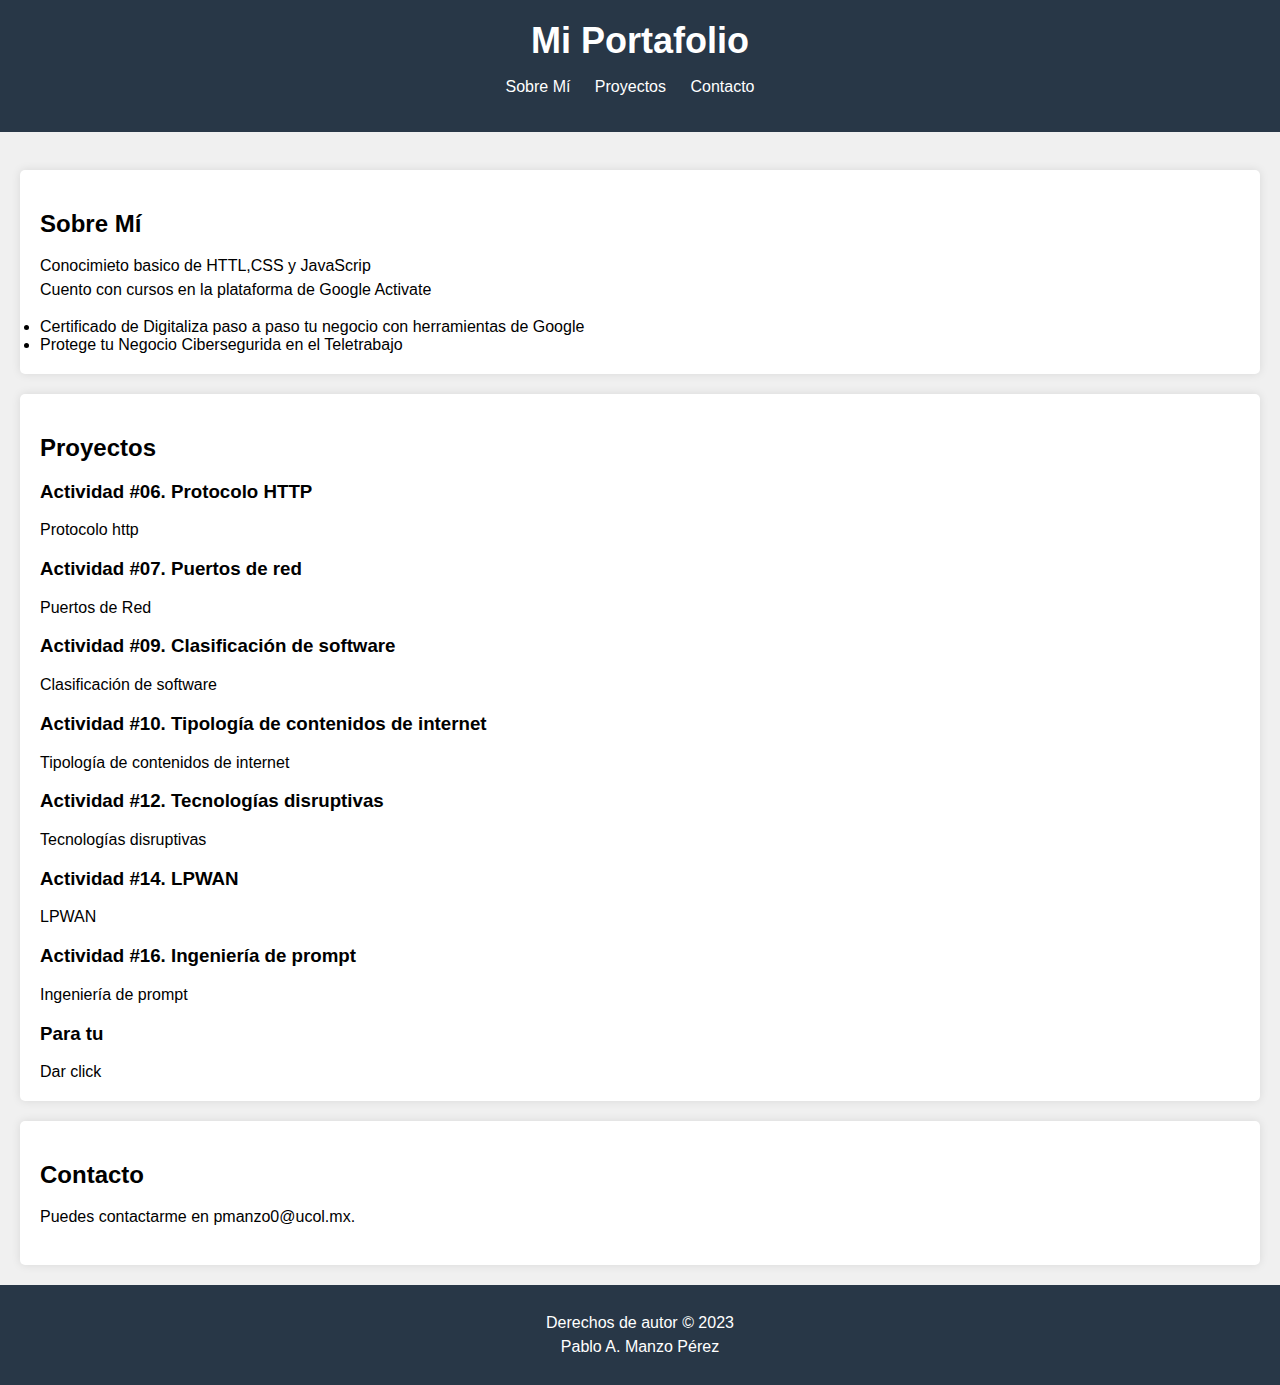
<file: index.html>
<!DOCTYPE html>
<html lang="es">
<head>
    <meta charset="UTF-8">
    <meta name="viewport" content="width=device-width, initial-scale=1.0">
    <title>Mi Portafolio</title>
    <link rel="stylesheet" href="styles.css">

</head>
<body>
    <header>
        <h1>Mi Portafolio</h1>
        <nav>
            <ul>
                <li><a href="#sobre-mi">Sobre Mí</a></li>
                <li><a href="#proyectos">Proyectos</a></li>
                <li><a href="#contacto">Contacto</a></li>
            </ul>
        </nav>
    </header>
 <br>
    <section id="sobre-mi">
        <h2>Sobre Mí</h2>
        <p>Conocimieto basico de HTTL,CSS y JavaScrip <br>
         Cuento con cursos en la plataforma de Google Activate
        </p>
         <li>Certificado de Digitaliza paso a paso tu negocio con herramientas de Google</li>
         <li>Protege tu Negocio Cibersegurida en el Teletrabajo</li>
    </section>

    <section id="proyectos">
        <h2>Proyectos</h2>
        <div class="proyecto">
            <h3>Actividad #06. Protocolo HTTP</h3>
            <a href="protocolohttp.html">Protocolo http</a>
        </div>
        <div class="proyectos">
            <h3>Actividad #07. Puertos de red</h3>
            <a href="puertos de red.html"> Puertos de Red</a>
        </div>
        <div class="proyectos">
            <h3>Actividad #09. Clasificación de software</h3>
            <a href="actividad9.html">Clasificación de software</a>
        </div>
        <div class="proyectos">
            <h3>Actividad #10. Tipología de contenidos de internet</h3>
            <a href="actividad10.html"> Tipología de contenidos de internet</a>
        </div>
        <div class="proyectos">
            <h3>Actividad #12. Tecnologías disruptivas</h3>
            <a href="actividad12.html"> Tecnologías disruptivas</a>
        </div>
        <div class="proyectos">
            <h3>Actividad #14. LPWAN</h3>
            <a href="act14.html"> LPWAN</a>
        </div>
        <div class="proyectos">
            <h3>Actividad #16. Ingeniería de prompt</h3>
            <a href="act16.html"> Ingeniería de prompt</a>
        </div>
        <div class="proyectos">
            <h3>Para tu</h3>
            <a href="web.html"> Dar click</a>
        </div>

    </section>

    <section id="contacto">
        <h2>Contacto</h2>
        <p>Puedes contactarme en <a href="mailto:pmanzo0@ucol.mx">pmanzo0@ucol.mx</a>.</p>
    </section>

    <footer>
        <p>Derechos de autor © 2023 <br> Pablo A. Manzo Pérez</p>
    </footer>
</body>

</html>
</file>
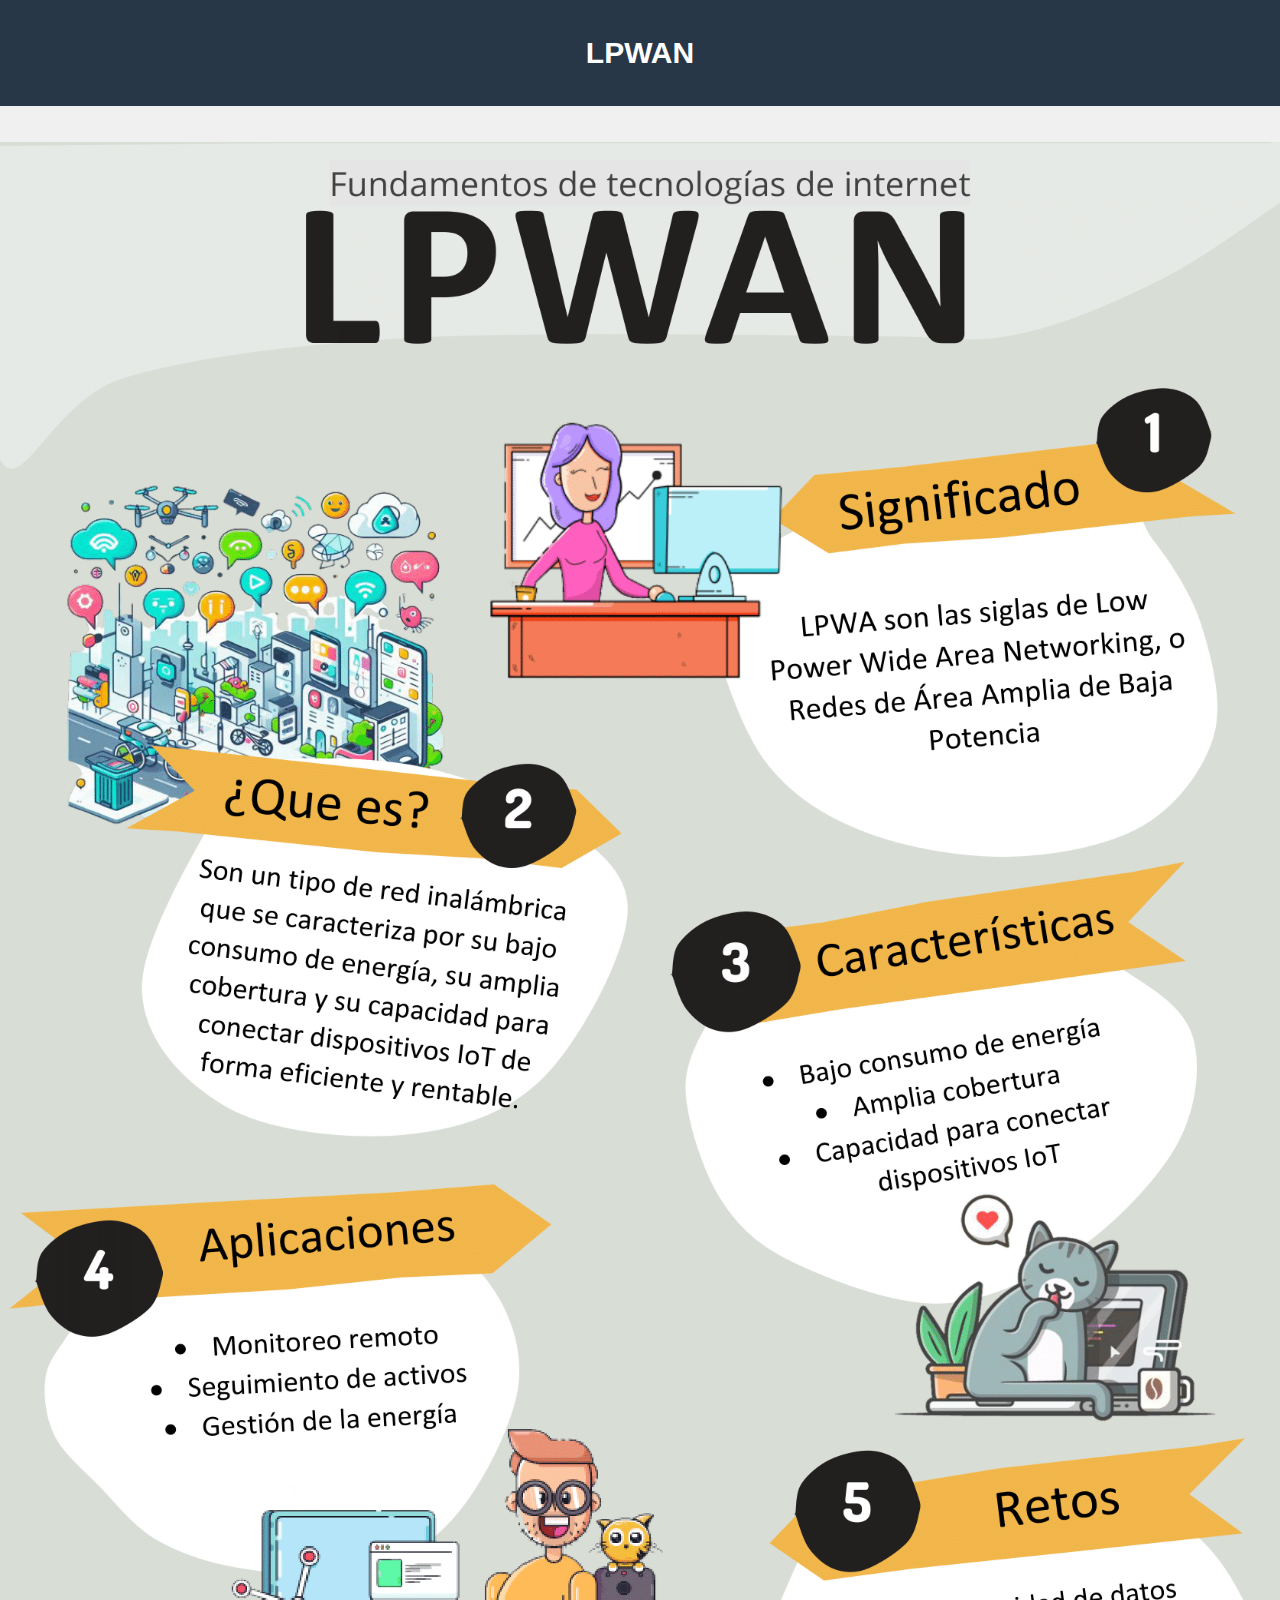
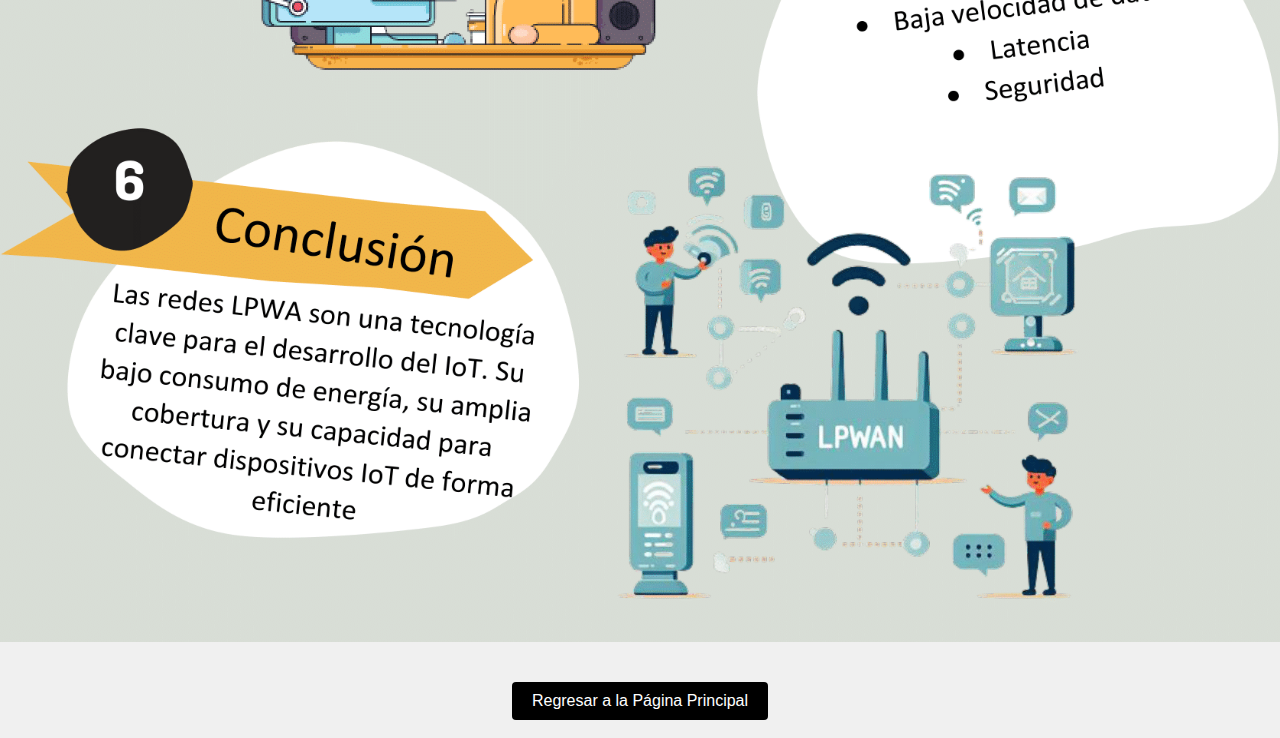
<file: act14.html>
<!DOCTYPE html>
<html lang="es">
<head>
    <meta charset="UTF-8">
    <meta name="viewport" content="width=device-width, initial-scale=1.0">
    <link rel="stylesheet" href="style.css">
  
    <title>Actividad 14</title>
</head>
<body>
    <div class="navbar">
        <nav>
            <h1>LPWAN</h1>
        </nav>
    </div>
    <br>
    <br>
    <div>
        <img src="act14.png" width="1300" height="2100">
    </div>
    <br>

      
<br>
    <style>
        header {
            background-color: #283747;
            color: white;
            text-align: center;
            padding: 20px;
        }

 .boton-regresar {
    display: inline-block;
    padding: 10px 20px;
    background-color: #000000;
    color: #fff; 
    text-decoration: none; 
    border: none; 
    border-radius: 4px; 
}
    </style>
    <center><a href="index.html" class="boton-regresar">Regresar a la Página Principal</a></center>
    <br>
</body>
</html>
</file>
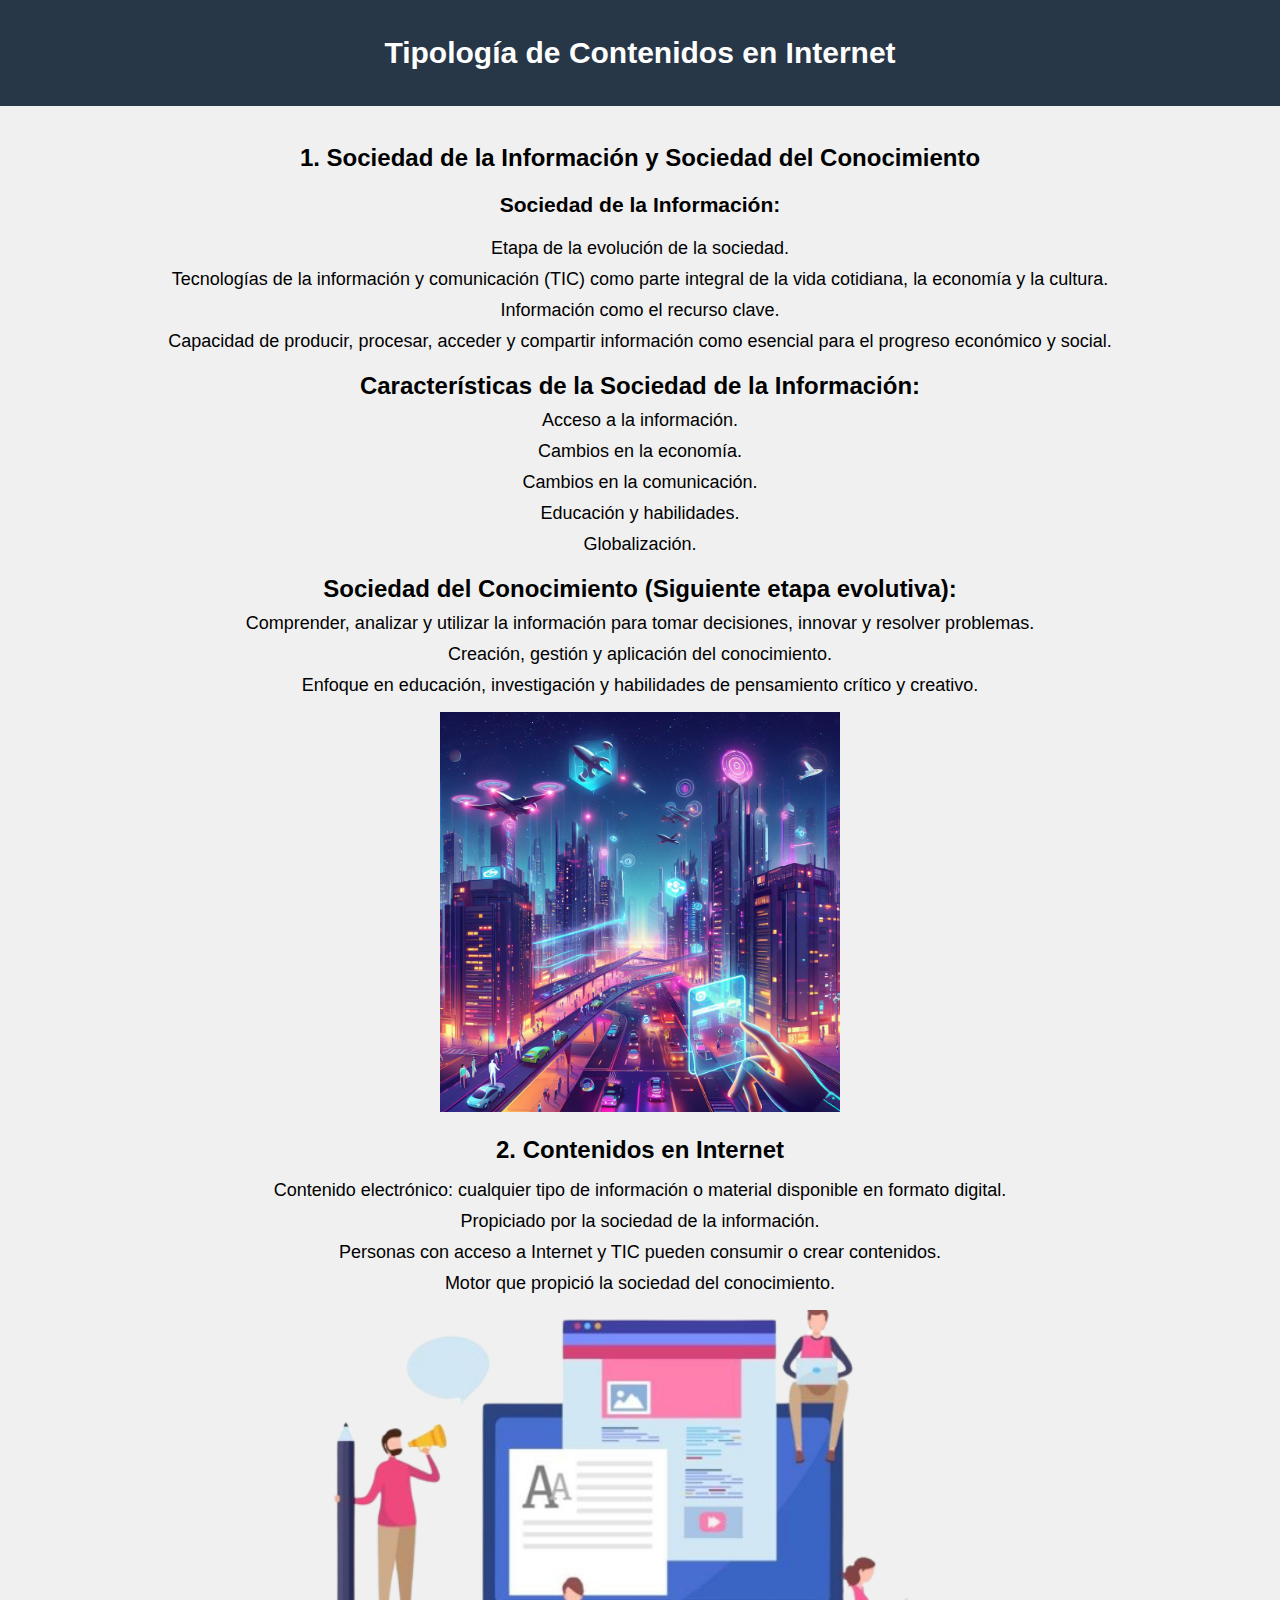
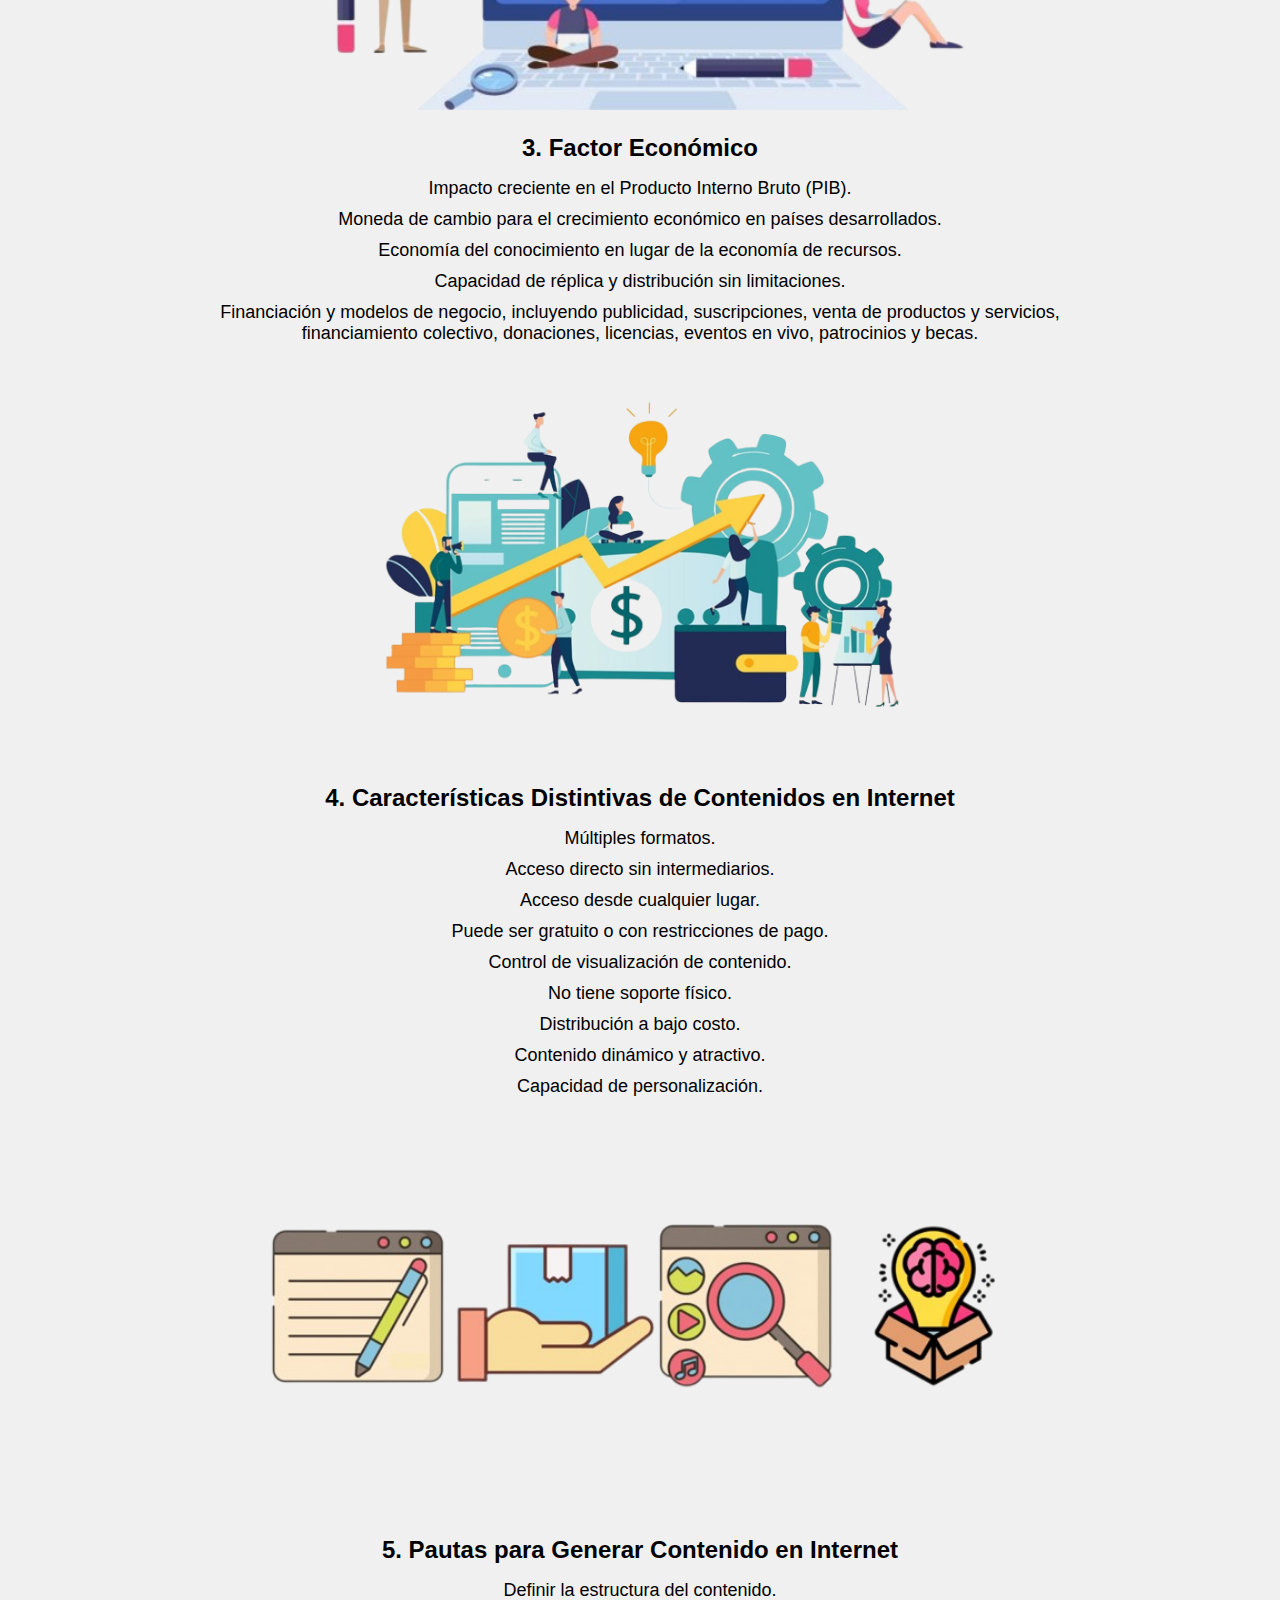
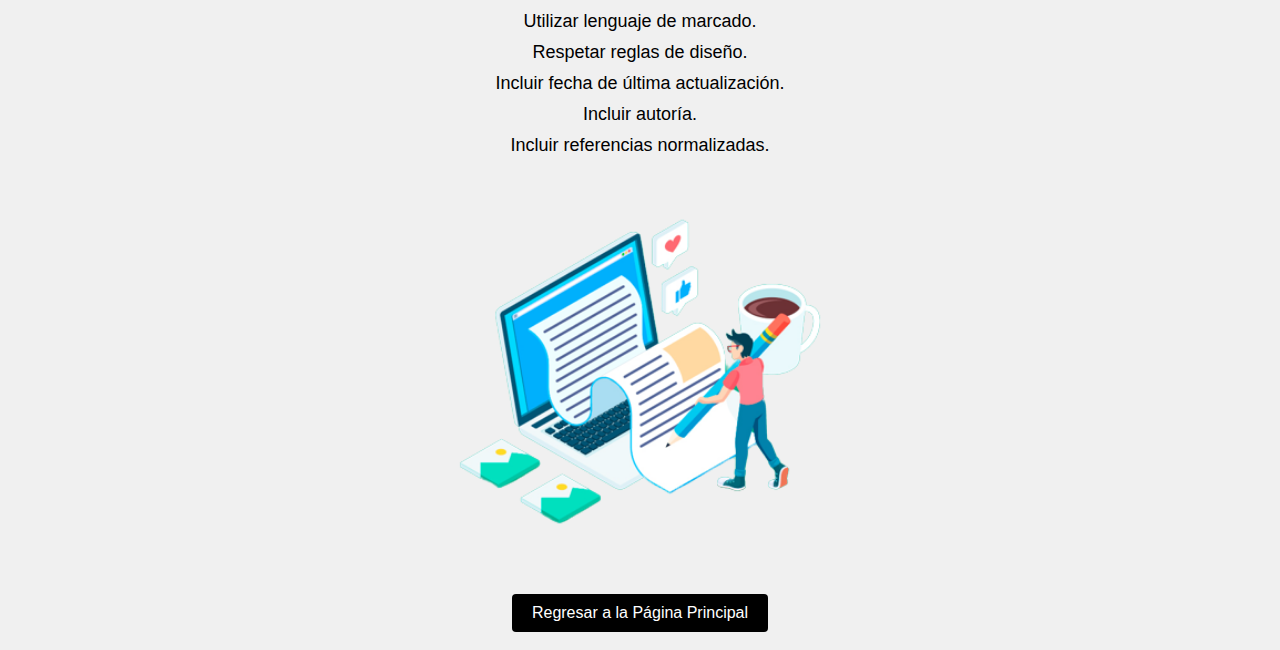
<file: actividad10.html>
<!DOCTYPE html>
<html lang="es">
<head>
    <meta charset="UTF-8">
    <meta name="viewport" content="width=device-width, initial-scale=1.0">
    <title>Tipología de Contenidos en Internet</title>
    <link rel="stylesheet" href="styles-p.css">
    <link rel="stylesheet" href="style.css">
</head>
<body>
    <div class="navbar">
        <nav>
            <h1>Tipología de Contenidos en Internet</h1>
        </nav>
    </div>
    <br>

<h2>1. Sociedad de la Información y Sociedad del Conocimiento</h2>
<ul style="list-style: none";>
    <li>
        <h3>Sociedad de la Información:</h3>
        <ul style="list-style: none";>
            <li>Etapa de la evolución de la sociedad.</li>
            <li>Tecnologías de la información y comunicación (TIC) como parte integral de la vida cotidiana, la economía y la cultura.</li>
            <li>Información como el recurso clave.</li>
            <li>Capacidad de producir, procesar, acceder y compartir información como esencial para el progreso económico y social.</li>
        </ul>
    </li>
    <li>
        <h2>Características de la Sociedad de la Información:</h2>
        <ul style="list-style: none";>
            <li>Acceso a la información.</li>
            <li>Cambios en la economía.</li>
            <li>Cambios en la comunicación.</li>
            <li>Educación y habilidades.</li>
            <li>Globalización.</li>
        </ul>
    </li>
    <li>
        <h2>Sociedad del Conocimiento (Siguiente etapa evolutiva):</h2>
        <ul style="list-style: none";>
            <li>Comprender, analizar y utilizar la información para tomar decisiones, innovar y resolver problemas.</li>
            <li>Creación, gestión y aplicación del conocimiento.</li>
            <li>Enfoque en educación, investigación y habilidades de pensamiento crítico y creativo.</li>
        </ul>
    </li>
</ul>

    <img src="imagencomplemento.jpeg" class="imagen">

<h2>2. Contenidos en Internet</h2>
<ul style="list-style: none";>
    <li>Contenido electrónico: cualquier tipo de información o material disponible en formato digital.</li>
    <li>Propiciado por la sociedad de la información.</li>
    <li>Personas con acceso a Internet y TIC pueden consumir o crear contenidos.</li>
    <li>Motor que propició la sociedad del conocimiento.</li>
</ul>
<img src="imgcomplemento.png" class="imagen">

<h2>3. Factor Económico</h2>
<ul style="list-style: none";>
    <li>Impacto creciente en el Producto Interno Bruto (PIB).</li>
    <li>Moneda de cambio para el crecimiento económico en países desarrollados.</li>
    <li>Economía del conocimiento en lugar de la economía de recursos.</li>
    <li>Capacidad de réplica y distribución sin limitaciones.</li>
    <li>Financiación y modelos de negocio, incluyendo publicidad, suscripciones, venta de productos y servicios, <br> financiamiento colectivo, donaciones, licencias, eventos en vivo, patrocinios y becas.</li>
</ul>

<img src="img 3.png" class="imagen">

<h2>4. Características Distintivas de Contenidos en Internet</h2>
<ul style="list-style: none";>
    <li>Múltiples formatos.</li>
    <li>Acceso directo sin intermediarios.</li>
    <li>Acceso desde cualquier lugar.</li>
    <li>Puede ser gratuito o con restricciones de pago.</li>
    <li>Control de visualización de contenido.</li>
    <li>No tiene soporte físico.</li>
    <li>Distribución a bajo costo.</li>
    <li>Contenido dinámico y atractivo.</li>
    <li>Capacidad de personalización.</li>
</ul>
<img src="img 4.png"class="imagen">
<h2>5. Pautas para Generar Contenido en Internet</h2>
<ul style="list-style: none";>
    <li>Definir la estructura del contenido.</li>
    <li>Utilizar lenguaje de marcado.</li>
    <li>Respetar reglas de diseño.</li>
    <li>Incluir fecha de última actualización.</li>
    <li>Incluir autoría.</li>
    <li>Incluir referencias normalizadas.</li>
</ul>

<img src="img 5.png" class="imagen">
<br>
<br>
<center><a href="index.html" class="boton-regresar">Regresar a la Página Principal</a></center>
<br>
</body>
</html>
</file>
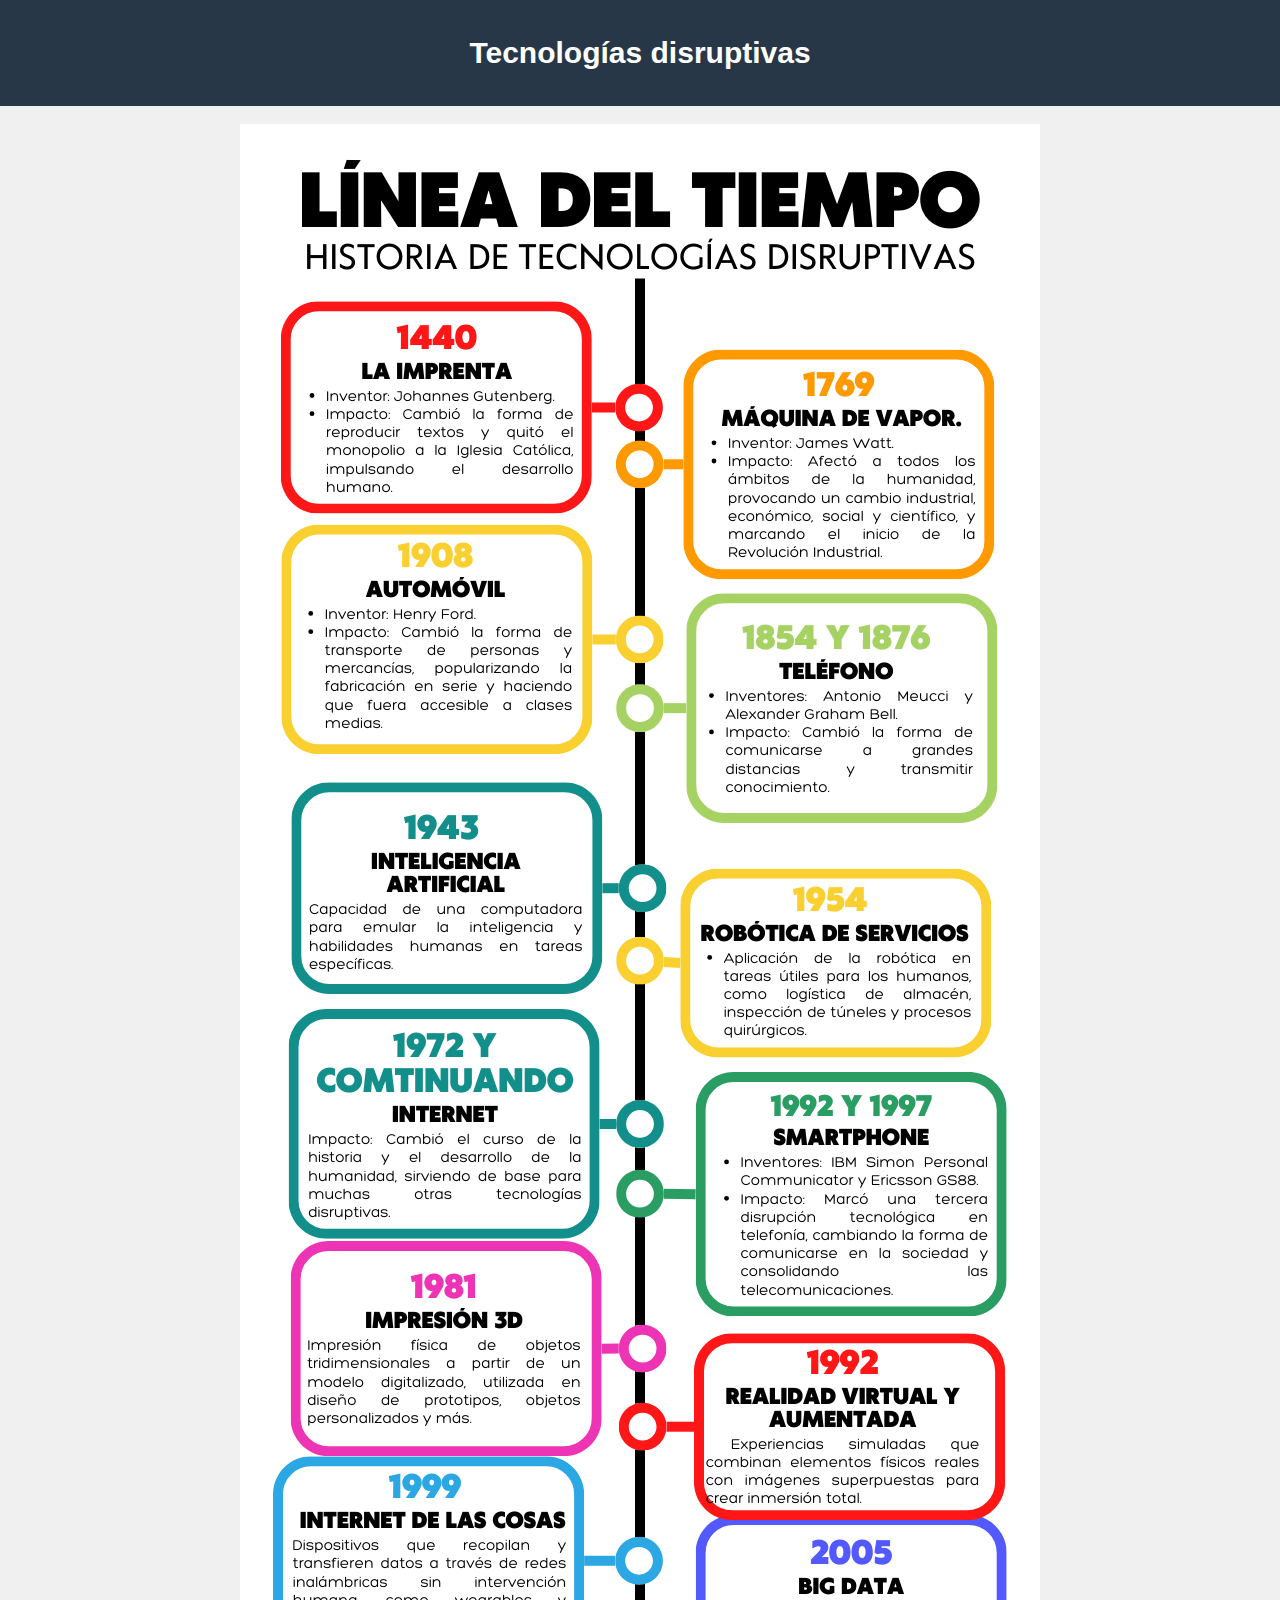
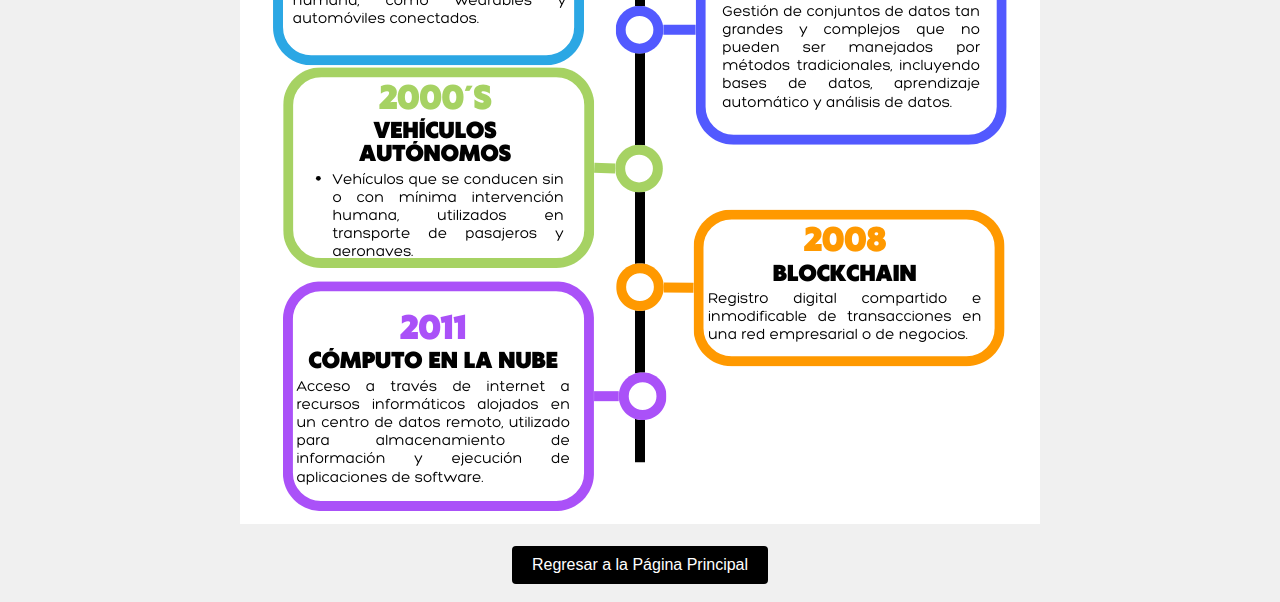
<file: actividad12.html>
<!DOCTYPE html>
<html lang="es">
<head>
    <meta charset="UTF-8">
    <meta name="viewport" content="width=device-width, initial-scale=1.0">
    <title>Actividad #12. Tecnologías disruptivas</title>
    <link rel="stylesheet" href="style.css">
    
    
</head>
<body>
    <div class="navbar">
        <nav>
            <h1>Tecnologías disruptivas</h1>
        </nav>
       
    </div>
    <br>
    <div>
        <img src="act12.png" alt="">
    </div>
    <br>
    <style>

        .boton-regresar {
           display: inline-block;
           padding: 10px 20px;
           background-color: #000000;
           color: #fff; 
           text-decoration: none; 
           border: none; 
           border-radius: 4px; 
       }
           </style>
           <center><a href="index.html" class="boton-regresar">Regresar a la Página Principal</a></center>
           <br>
</body>
</html>
</file>
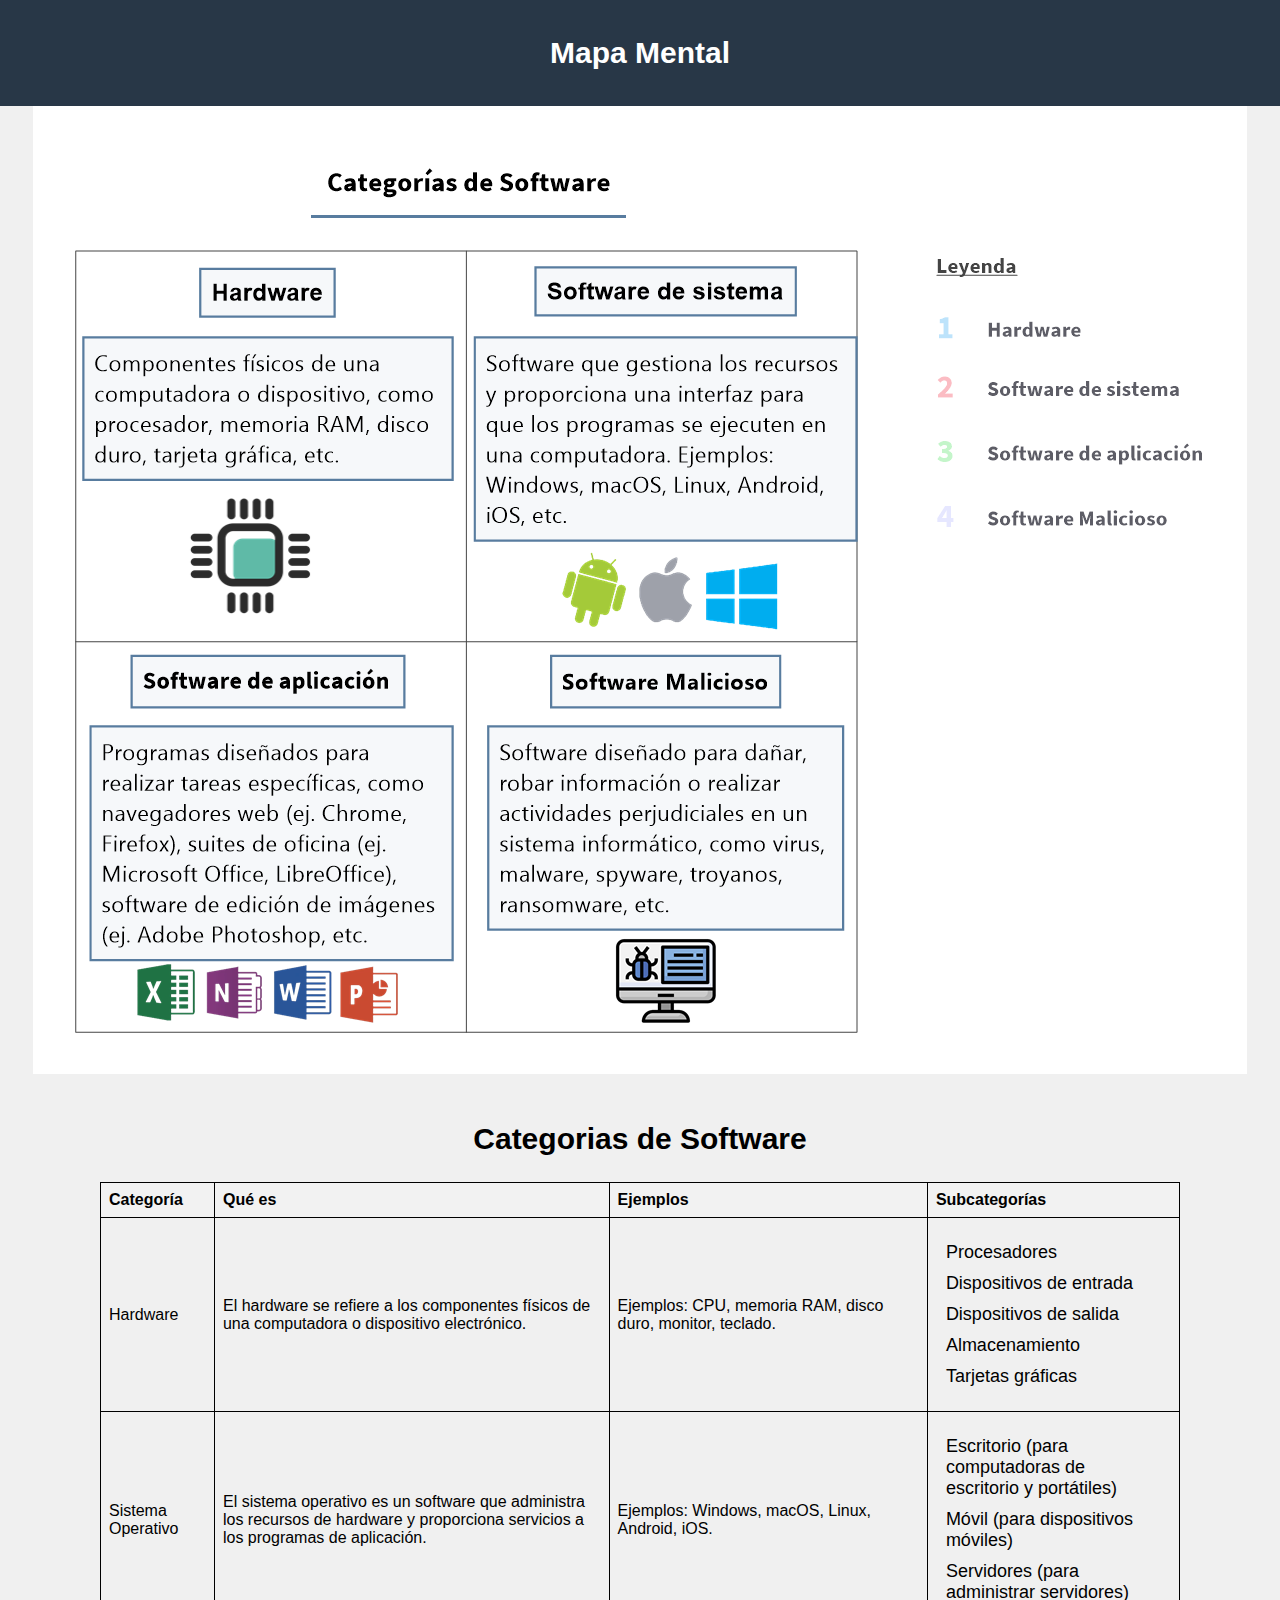
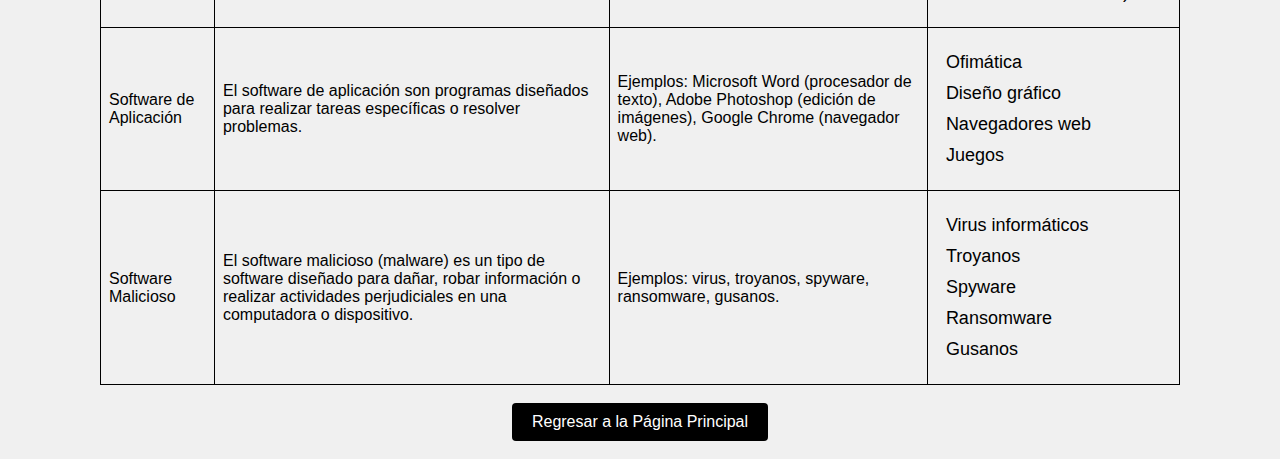
<file: actividad9.html>
<!DOCTYPE html>
<html lang="es">
<head>
    <meta charset="UTF-8">
    <meta name="viewport" content="width=device-width, initial-scale=1.0">
    <link rel="stylesheet" href="style.css">
    <link rel="stylesheet" href="styles.css">
    <title>Actividad 9</title>
</head>
<body>
    <div class="navbar">
        <nav>
            <h1>Mapa Mental</h1>
        </nav>
        
    </div>
    <div>
        <img src="Categorías de Software.png" alt="">
    </div>
    <br>
    <h1>Categorias de Software</h1>
    <table border="1">
        <tr>
          <th>Categoría</th>
          <th>Qué es</th>
          <th>Ejemplos</th>
          <th>Subcategorías</th>
        </tr>
        <tr>
          <td>Hardware</td>
          <td>El hardware se refiere a los componentes físicos de una computadora o dispositivo electrónico.</td>
          <td>Ejemplos: CPU, memoria RAM, disco duro, monitor, teclado.</td>
          <td>
            <ul>
              <li>Procesadores</li>
              <li>Dispositivos de entrada</li>
              <li>Dispositivos de salida</li>
              <li>Almacenamiento</li>
              <li>Tarjetas gráficas</li>
            </ul>
          </td>
        </tr>
        <tr>
          <td>Sistema Operativo</td>
          <td>El sistema operativo es un software que administra los recursos de hardware y proporciona servicios a los programas de aplicación.</td>
          <td>Ejemplos: Windows, macOS, Linux, Android, iOS.</td>
          <td>
            <ul>
              <li>Escritorio (para computadoras de escritorio y portátiles)</li>
              <li>Móvil (para dispositivos móviles)</li>
              <li>Servidores (para administrar servidores)</li>
            </ul>
          </td>
        </tr>
        <tr>
          <td>Software de Aplicación</td>
          <td>El software de aplicación son programas diseñados para realizar tareas específicas o resolver problemas.</td>
          <td>Ejemplos: Microsoft Word (procesador de texto), Adobe Photoshop (edición de imágenes), Google Chrome (navegador web).</td>
          <td>
            <ul>
              <li>Ofimática</li>
              <li>Diseño gráfico</li>
              <li>Navegadores web</li>
              <li>Juegos</li>
            </ul>
          </td>
        </tr>
        <tr>
          <td>Software Malicioso</td>
          <td>El software malicioso (malware) es un tipo de software diseñado para dañar, robar información o realizar actividades perjudiciales en una computadora o dispositivo.</td>
          <td>Ejemplos: virus, troyanos, spyware, ransomware, gusanos.</td>
          <td>
            <ul>
              <li>Virus informáticos</li>
              <li>Troyanos</li>
              <li>Spyware</li>
              <li>Ransomware</li>
              <li>Gusanos</li>
            </ul>
          </td>
        </tr>
      </table>
      
<br>
    <style>

 .boton-regresar {
    display: inline-block;
    padding: 10px 20px;
    background-color: #000000;
    color: #fff; 
    text-decoration: none; 
    border: none; 
    border-radius: 4px; 
}
    </style>
    <center><a href="index.html" class="boton-regresar">Regresar a la Página Principal</a></center>
    <br>
</body>
</html>
</file>
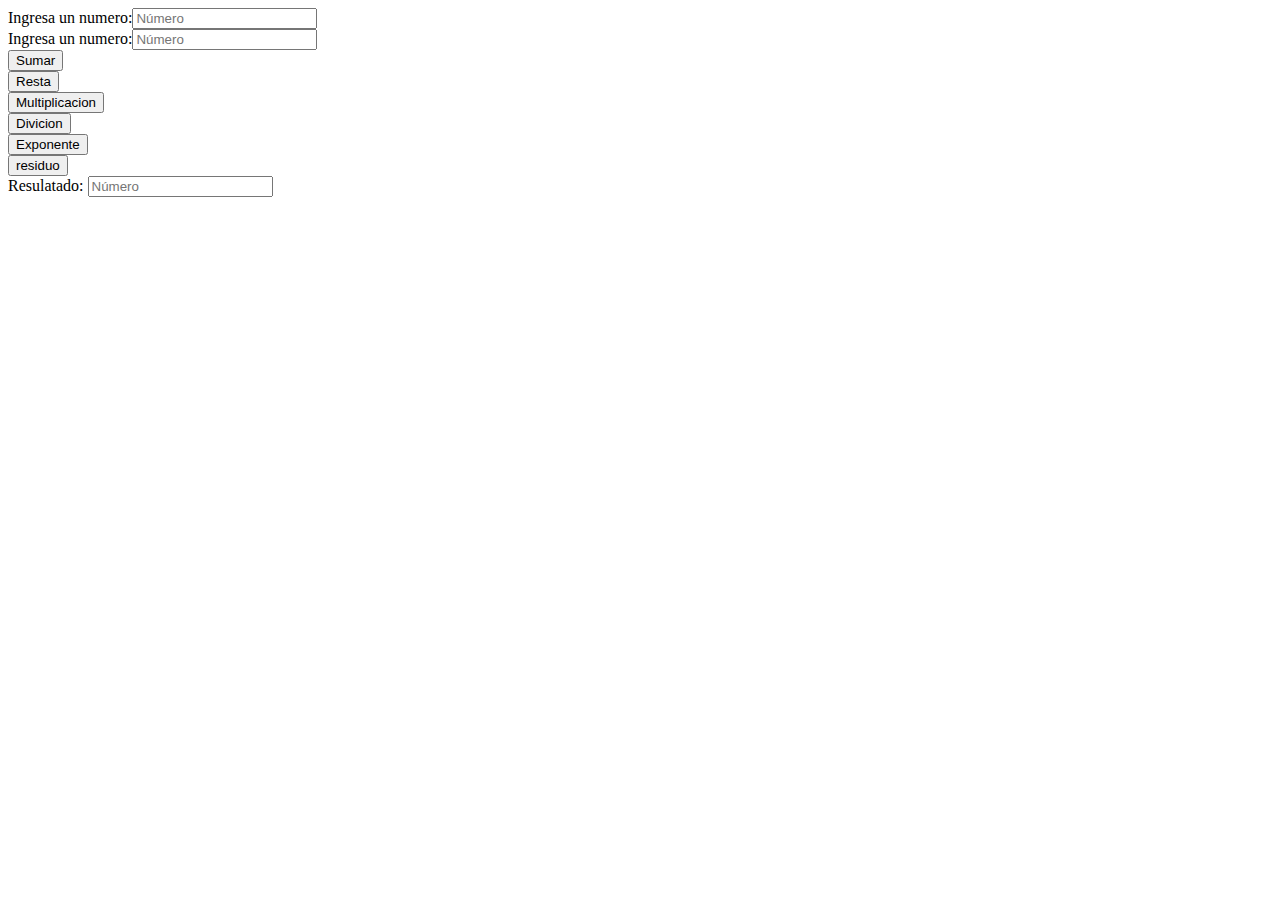
<file: clase.html>
<!DOCTYPE html>
<html lang="es">
<head>
    <meta charset="UTF-8">
    <meta name="viewport" content="width=device-width, initial-scale=1.0">
    <title>Calculadora js</title>
</head>
<body>
    <label for="n1">Ingresa un numero:</label><input type="number" placeholder="Número" id="n1"><br>
    <label for="n2">Ingresa un numero:</label><input type="number" placeholder="Número" id="n2"><br>
    <button onclick="suma()">Sumar</button> <br>
    <button onclick="resta()">Resta</button> <br>
    <button onclick="multiplicacion()">Multiplicacion</button> <br>
    <button onclick="divicion()">Divicion</button><br>
    <button onclick="exponete()">Exponente</button><br>
    <button onclick="residuo()">residuo</button><br>
    <label for="res">Resulatado: </label><input type="number" placeholder="Número" id="res" readonly><br>
 
    <script>
            function suma(){
                let n1,n2,res; 
                n1=parseFloat(document.getElementById('n1').value); 
                n2=parseFloat(document.getElementById('n2').value); 
                res=parseFloat(document.getElementById('res').value);
                res=n1+n2; 
                document.getElementById('res').value=res;
            }
            function resta(){
                let n1,n2,res; 
                n1=parseFloat(document.getElementById('n1').value); 
                n2=parseFloat(document.getElementById('n2').value); 
                res=parseFloat(document.getElementById('res').value);
                res=n1-n2; 
                document.getElementById('res').value=res;
            }
            function multiplicacion(){
                let n1,n2,res; 
                n1=parseFloat(document.getElementById('n1').value); 
                n2=parseFloat(document.getElementById('n2').value); 
                res=parseFloat(document.getElementById('res').value);
                res=n1*n2; 
                document.getElementById('res').value=res;
            }
            function divicion(){
                let n1,n2,res; 
                n1=parseFloat(document.getElementById('n1').value); 
                n2=parseFloat(document.getElementById('n2').value); 
                res=parseFloat(document.getElementById('res').value);
                res=n1/n2; 
                document.getElementById('res').value=res;
            }
            function exponete(){
                let n1,n2,res; 
                n1=parseFloat(document.getElementById('n1').value); 
                n2=parseFloat(document.getElementById('n2').value); 
                res=parseFloat(document.getElementById('res').value);
                res = n1*n1; 
                document.getElementById('res').value=res;
            }
            function residuo(){
                let n1,n2,res; 
                n1=parseFloat(document.getElementById('n1').value); 
                n2=parseFloat(document.getElementById('n2').value); 
                res=parseFloat(document.getElementById('res').value);
                res=n1%n2; 
                document.getElementById('res').value=res;
            }

            
    </script>
</body>
</html>
</file>
<file: styles.css>
body {
    font-family: Arial, sans-serif;
    margin: 0;
    padding: 0;
    background-color: #f0f0f0;
}

header {
    background-color: #283747;
    color: white;
    text-align: center;
    padding: 20px;
}

header h1 {
    margin: 0;
    font-size: 36px;
}

nav ul {
    list-style: none;
    padding: 0;
}

nav ul li {
    display: inline;
    margin-right: 20px;
}

nav a {
    text-decoration: none;
    color: white;
}

section {
    padding: 20px;
    margin: 20px;
    background-color: #fff;
    border-radius: 5px;
    box-shadow: 0 0 10px rgba(0, 0, 0, 0.1);
}

h2 {
    font-size: 24px;
    margin-bottom: 10px;
}

p {
    font-size: 16px;
    line-height: 1.5;
}

footer {
    text-align: center;
    padding: 10px;
    background-color: #283747;
    color: white;
}

 /* Estilo para el botón de regreso */
 .boton-regresar {
    display: inline-block;
    padding: 10px 20px;
    background-color: #007bff; /* Color de fondo */
    color: #fff; /* Color del texto */
    text-decoration: none; /* Elimina el subrayado del enlace */
    border: none; /* Sin borde */
    border-radius: 4px; /* Esquinas redondeadas */
}

/* Cambia el color del botón cuando el mouse está encima */
.boton-regresar:hover {
    background-color: #0056b3; /* Color de fondo en hover */}
    
    a {
        color: #000; /* Cambia el color del texto del enlace a negro */
        text-decoration: none; /* Quita la subrayado predeterminado */
    }

    /* Estilo para los enlaces cuando se encuentren en estado "hover" (al pasar el mouse) */
    a:hover {
        text-decoration: underline; /* Agrega subrayado al pasar el mouse */
    }
</file>
<file: style.css>
body {
    font-family: Arial, sans-serif;
    margin: 0;
    padding: 0;
    background-color: #f0f0f0;
    text-align: center;
}

header {
    
    color: white;
    text-align: center;
    padding: 20px;
}
h1 {
    font-size: 30px;
            margin: 26px;
            
}

ul {
    list-style-type: none;
    padding: 0;
}

li {
    font-size: 18px;
    margin: 10px;
}
p {
    font-size: 20px;
    padding-left: 100px;
    padding-right: 100px; 
}

.navbar {
    font-size: 30px;
    margin: 0; 
    background-color: #283747;
    color: white; 
    padding: 10px 0;
    text-align: center;
}
#btnScrollToTop {
    display: none;
    position: fixed;
    bottom: 20px;
    right: 20px;
    z-index: 99;
    padding: 10px;
    background-color: #34495E;
    color: white;
    border: none;
    border-radius: 0; 
    cursor: pointer;
  }
  html {
    scroll-behavior: smooth;
}
 /* Estilo para el botón de regreso */
 .boton-regresar {
    display: inline-block;
    padding: 10px 20px;
    background-color: #000000; /* Color de fondo */
    color: #fff; /* Color del texto */
    text-decoration: none; /* Elimina el subrayado del enlace */
    border: none; /* Sin borde */
    border-radius: 4px; /* Esquinas redondeadas */
}

/* Cambia el color del botón cuando el mouse está encima */
.boton-regresar:hover {
    background-color: #34495E; /* Color de fondo en hover */
}
a {
    color: #000; /* Cambia el color del texto del enlace a negro */
    text-decoration: none; /* Quita la subrayado predeterminado */
}

/* Estilo para los enlaces cuando se encuentren en estado "hover" (al pasar el mouse) */
a:hover {
    text-decoration: underline; /* Agrega subrayado al pasar el mouse */
}
table {
    border-collapse: collapse;
    width: calc(100% - 200px); /* 100px en cada lado */
    margin: 0 100px; /* 100px en cada lado */
}

th, td {
    border: 1px solid black;
    padding: 8px;
    text-align: left;
}

th {
    background-color: #f2f2f2;
}
</file>
<file: styles-p.css>
body {
    font-family: Arial, sans-serif;
    margin: 0;
    padding: 0;
    background-color: #f0f0f0;
    text-align: center;
}

header {
    background-color: #333;
    color: white;
    text-align: center;
    padding: 20px;
}

header h1 {
    margin: 0;
    font-size: 36px;
}

nav ul {
    list-style-type: none; /* Quitar los puntos de las listas */
    padding: 0;
    font-size: 20px;
}

nav ul li {
    display: inline;
    margin-right: 20px;
    font-size: 20px;
}

nav a {
    text-decoration: none;
    color: white;
}

section {
    padding: 20px;
    margin: 20px;
    background-color: #fff;
    border-radius: 5px;
    box-shadow: 0 0 10px rgba(0, 0, 0, 0.1);
}

h2 {
    font-size: 24px;
    margin-bottom: 10px;
}

p {
    font-size: 22px;
    line-height: 1.5;
    padding-left: 100px;
    padding-right: 100px;
}

footer {
    text-align: center;
    padding: 10px;
    background-color: #333;
    color: white;
}

/* Estilo para el botón de regreso */
.boton-regresar {
    display: inline-block;
    padding: 10px 20px;
    background-color: #007bff;
    color: #fff;
    text-decoration: none;
    border: none;
    border-radius: 4px;
}

/* Cambia el color del botón cuando el mouse está encima */
.boton-regresar:hover {
    background-color: #0056b3;
}

a {
    color: #000;
    text-decoration: none;
}

/* Estilo para los enlaces cuando se encuentren en estado "hover" (al pasar el mouse) */
a:hover {
    text-decoration: underline;
}

.navbar {
    font-size: 30px;
    margin: 0;
    background-color: #333;
    color: white;
    padding: 10px 0;
    text-align: center;
}

#btnScrollToTop {
    display: none;
    position: fixed;
    bottom: 20px;
    right: 20px;
    z-index: 99;
    padding: 10px;
    background-color: #000000;
    color: white;
    border: none;
    border-radius: 0;
    cursor: pointer;
}

html {
    scroll-behavior: smooth;
}
.boton-regresar {
    display: inline-block;
    padding: 10px 20px;
    background-color: #000000; /* Color de fondo */
    color: #fff; /* Color del texto */
    text-decoration: none; /* Elimina el subrayado del enlace */
    border: none; /* Sin borde */
    border-radius: 4px; /* Esquinas redondeadas */
}
.imagen {
    width: 600; /* Establece el tamaño deseado para todas las imágenes */
    height: 400px; /* Establece la altura deseada para todas las imágenes */
}
table {
    border-collapse: collapse;
    width: calc(100% + 200px);
    margin-left: -100px;
    margin-right: -100px;
}
th, td {
    border: 1px solid black;
    padding: 8px;
}
th {
    background-color: #f2f2f2;
}
</file>
